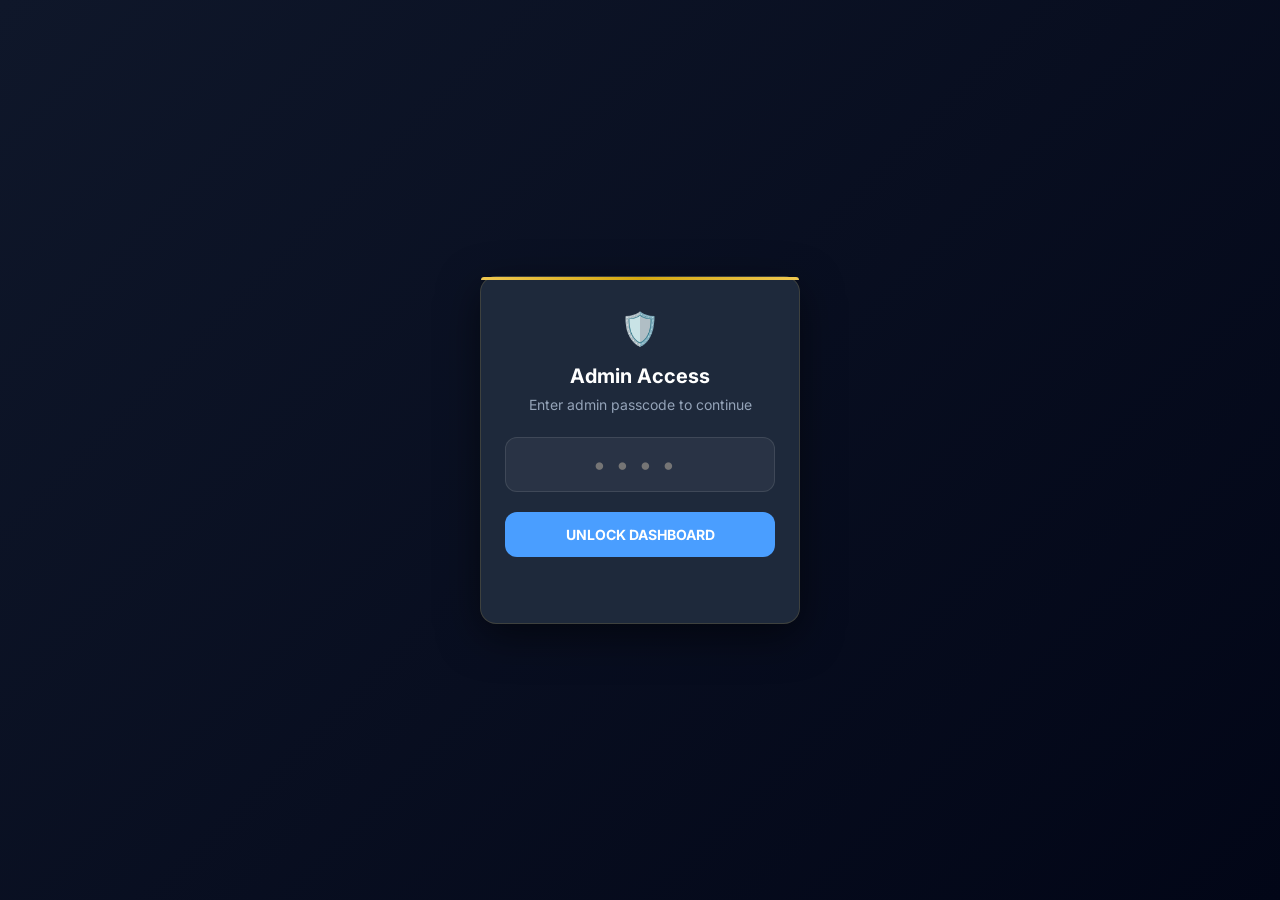
<file: admin.html>
<!DOCTYPE html>
<html lang="en">
<head>
  <meta charset="UTF-8">
  <meta name="viewport" content="width=device-width, initial-scale=1.0, viewport-fit=cover">
  <meta name="theme-color" content="#050a14">
  <title>Admin Dashboard · FIFA 26</title>
  <link rel="preconnect" href="https://fonts.googleapis.com">
  <link rel="preconnect" href="https://fonts.gstatic.com" crossorigin>
  <link href="https://fonts.googleapis.com/css2?family=Bebas+Neue&family=Rajdhani:wght@400;500;600;700&family=Inter:wght@300;400;500;600;700&display=swap" rel="stylesheet">
  <style>
    :root {
      --bg:          #050a14;
      --bg2:         #0a1222;
      --bg3:         #0e1a30;
      --card:        rgba(14, 22, 42, 0.85);
      --card-border: rgba(255,255,255,0.07);
      --glass:       rgba(255,255,255,0.03);
      --gold:        #f0c850;
      --gold-glow:   rgba(240,200,80,0.25);
      --green:       #18b858;
      --green-light: #3ee888;
      --green-glow:  rgba(24,184,88,0.22);
      --red:         #ff4d5e;
      --red-glow:    rgba(255,77,94,0.22);
      --blue:        #4a9eff;
      --text:        #f0f4f8;
      --text-sec:    #a8b8cc;
      --text-muted:  #607088;
      --text-dim:    #384860;
      --radius:      14px;
      --radius-sm:   10px;
      --font-head:   'Bebas Neue','Rajdhani',sans-serif;
      --font-ui:     'Rajdhani','Inter',sans-serif;
      --font-body:   'Inter',-apple-system,sans-serif;
    }
    *, *::before, *::after { box-sizing: border-box; margin: 0; padding: 0; }
    html, body { min-height: 100%; font-family: var(--font-body); background: var(--bg); color: var(--text); -webkit-font-smoothing: antialiased; overscroll-behavior: none; }
    button, input, select { touch-action: manipulation; -webkit-tap-highlight-color: transparent; font-family: var(--font-body); }
    input { -webkit-user-select: text; user-select: text; -webkit-appearance: none; appearance: none; }
    a { color: inherit; text-decoration: none; }
    body::before { content: ''; position: fixed; inset: 0; z-index: 0; background: radial-gradient(ellipse 130% 60% at 50% 0%, rgba(240,200,80,0.07) 0%, transparent 55%), radial-gradient(ellipse 80% 50% at 90% 100%, rgba(74,158,255,0.05) 0%, transparent 50%), linear-gradient(175deg, #050a14 0%, #0a1222 40%, #0e1a30 70%, #050a14 100%); pointer-events: none; }

    /* ─ Gate screen ─ */
    #gateScreen { position: fixed; inset: 0; z-index: 100; display: flex; align-items: center; justify-content: center; background: var(--bg); flex-direction: column; }
    .gate-card { background: var(--card); border: 1px solid rgba(240,200,80,0.15); border-radius: var(--radius); padding: 40px 32px; width: min(380px, calc(100vw - 32px)); box-shadow: 0 24px 80px rgba(0,0,0,0.6); backdrop-filter: blur(20px); text-align: center; position: relative; z-index: 1; }
    .gate-card::before { content: ''; position: absolute; top: 0; left: 0; right: 0; height: 3px; background: linear-gradient(90deg, var(--gold), #d4a810, var(--gold)); border-radius: var(--radius) var(--radius) 0 0; }

    /* ─ Admin layout ─ */
    #adminApp { display: none; min-height: 100vh; position: relative; z-index: 1; }
    .admin-header { position: sticky; top: 0; z-index: 50; display: flex; align-items: center; justify-content: space-between; padding: 14px 24px; background: rgba(5,10,20,0.92); backdrop-filter: blur(24px); border-bottom: 1px solid var(--card-border); flex-wrap: wrap; gap: 8px; }
    .admin-header::after { content: ''; position: absolute; bottom: -1px; left: 0; right: 0; height: 1px; background: linear-gradient(90deg, transparent, rgba(240,200,80,0.3), transparent); }
    .admin-logo { display: flex; align-items: center; gap: 12px; }
    .admin-logo-icon { width: 36px; height: 36px; background: linear-gradient(135deg, rgba(240,200,80,0.15), rgba(240,200,80,0.05)); border: 1px solid rgba(240,200,80,0.3); border-radius: 10px; display: flex; align-items: center; justify-content: center; color: var(--gold); }
    .admin-logo-text { font-family: var(--font-head); font-size: 22px; letter-spacing: 3px; color: var(--gold); }
    .admin-logo-sub { font-size: 10px; color: var(--text-muted); letter-spacing: 2px; }
    .admin-header-right { display: flex; align-items: center; gap: 12px; }
    .logout-btn { background: rgba(255,77,94,0.08); border: 1px solid rgba(255,77,94,0.2); color: var(--red); border-radius: 8px; padding: 7px 14px; font-size: 12px; font-weight: 700; letter-spacing: 1px; cursor: pointer; transition: all 0.2s; }
    .logout-btn:hover { background: rgba(255,77,94,0.14); }
    .back-to-app { background: rgba(255,255,255,0.05); border: 1px solid rgba(255,255,255,0.1); color: var(--text-sec); border-radius: 8px; padding: 7px 14px; font-size: 12px; font-weight: 700; letter-spacing: 1px; cursor: pointer; transition: all 0.2s; }
    .back-to-app:hover { background: rgba(255,255,255,0.09); color: var(--text); }
    .admin-content { max-width: 960px; margin: 0 auto; padding: 28px 20px 60px; display: flex; flex-direction: column; gap: 28px; }

    /* ─ Stats row ─ */
    .stats-row { display: grid; grid-template-columns: repeat(auto-fit, minmax(140px, 1fr)); gap: 12px; }
    .stat-card { background: var(--card); border: 1px solid var(--card-border); border-radius: var(--radius-sm); padding: 18px 20px; backdrop-filter: blur(10px); position: relative; overflow: hidden; }
    .stat-card::before { content: ''; position: absolute; top: 0; left: 0; right: 0; height: 2px; }
    .stat-card.gold-accent::before { background: var(--gold); }
    .stat-card.green-accent::before { background: var(--green); }
    .stat-card.red-accent::before { background: var(--red); }
    .stat-card.blue-accent::before { background: var(--blue); }
    .stat-card-value { font-family: var(--font-head); font-size: 38px; line-height: 1; margin-bottom: 6px; }
    .stat-card.gold-accent .stat-card-value { color: var(--gold); }
    .stat-card.green-accent .stat-card-value { color: var(--green-light); }
    .stat-card.red-accent .stat-card-value { color: var(--red); }
    .stat-card.blue-accent .stat-card-value { color: var(--blue); }
    .stat-card-label { font-size: 10px; font-weight: 700; letter-spacing: 2.5px; text-transform: uppercase; color: var(--text-muted); }

    /* ─ Section cards ─ */
    .section-card { background: var(--card); border: 1px solid var(--card-border); border-radius: var(--radius); overflow: hidden; backdrop-filter: blur(10px); }
    .section-head { display: flex; align-items: center; justify-content: space-between; padding: 18px 22px 16px; border-bottom: 1px solid var(--card-border); flex-wrap: wrap; gap: 8px; }
    .section-head-left { display: flex; align-items: center; gap: 10px; }
    .section-icon { width: 32px; height: 32px; border-radius: 8px; display: flex; align-items: center; justify-content: center; font-size: 16px; flex-shrink: 0; }
    .section-icon.gold  { background: rgba(240,200,80,0.12); }
    .section-icon.green { background: rgba(62,232,136,0.12); }
    .section-icon.red   { background: rgba(255,77,94,0.12); }
    .section-icon.blue  { background: rgba(74,158,255,0.12); }
    .section-title-text { font-family: var(--font-ui); font-size: 16px; font-weight: 700; letter-spacing: 0.5px; }
    .section-count { font-size: 11px; color: var(--text-muted); background: rgba(255,255,255,0.05); border-radius: 12px; padding: 2px 8px; margin-left: 4px; }

    /* ─ Tabs / Filter ─ */
    .tab-bar { display: flex; gap: 4px; padding: 12px 22px; overflow-x: auto; border-bottom: 1px solid var(--card-border); }
    .tab-btn { padding: 6px 14px; border-radius: 20px; background: rgba(255,255,255,0.04); border: 1px solid transparent; color: var(--text-muted); font-size: 12px; font-weight: 600; cursor: pointer; white-space: nowrap; transition: all 0.2s; }
    .tab-btn.active, .tab-btn:hover { background: rgba(240,200,80,0.1); border-color: rgba(240,200,80,0.25); color: var(--gold); }

    /* ─ Match row ─ */
    .match-row { display: flex; flex-direction: column; gap: 10px; padding: 14px 22px; border-bottom: 1px solid var(--card-border); transition: background 0.15s; }
    .match-row:last-child { border-bottom: none; }
    .match-row:hover { background: rgba(255,255,255,0.02); }
    .match-row-top { display: flex; align-items: center; gap: 10px; justify-content: space-between; }
    .match-row-teams { display: flex; align-items: center; gap: 8px; flex: 1; min-width: 0; }
    .match-row-flag { font-size: 20px; }
    .match-row-name { font-family: var(--font-ui); font-size: 13px; font-weight: 700; white-space: nowrap; overflow: hidden; text-overflow: ellipsis; }
    .match-row-vs { color: var(--text-dim); font-size: 11px; }
    .match-row-group { font-size: 10px; color: var(--text-muted); letter-spacing: 1px; }
    .match-row-controls { display: flex; align-items: center; gap: 8px; flex-wrap: wrap; }
    .status-dot { width: 8px; height: 8px; border-radius: 50%; flex-shrink: 0; }
    .status-dot.live    { background: var(--red);   box-shadow: 0 0 8px var(--red-glow);   animation: blink 1.5s ease infinite; }
    .status-dot.open    { background: var(--green-light); box-shadow: 0 0 8px var(--green-glow); }
    .status-dot.upcoming { background: var(--text-dim); }
    .status-dot.finished { background: var(--text-dim); opacity: 0.5; }
    @keyframes blink { 0%,100% { opacity: 1; } 50% { opacity: 0.3; } }

    /* ─ Inputs ─ */
    .score-input { width: 42px; padding: 7px 4px; background: rgba(255,255,255,0.06); border: 1.5px solid rgba(255,255,255,0.09); border-radius: 8px; color: var(--text); font-size: 16px; font-family: var(--font-head); font-weight: 700; text-align: center; outline: none; }
    .score-input:focus { border-color: var(--gold); background: rgba(240,200,80,0.06); }
    .score-sep { color: var(--text-dim); font-size: 16px; font-weight: 700; }
    .minute-input { width: 50px; padding: 7px 6px; background: rgba(255,77,94,0.06); border: 1.5px solid rgba(255,77,94,0.2); border-radius: 8px; color: var(--red); font-size: 12px; font-weight: 700; text-align: center; outline: none; }
    .minute-input:focus { border-color: var(--red); }
    .minute-input::placeholder { color: rgba(255,77,94,0.35); }
    .status-select, .winner-select, .team-select { padding: 7px 10px; background: rgba(255,255,255,0.04); border: 1.5px solid rgba(255,255,255,0.09); border-radius: 8px; color: var(--text); font-size: 11px; font-weight: 600; outline: none; cursor: pointer; }
    .status-select:focus, .winner-select:focus, .team-select:focus { border-color: var(--gold); }
    .status-select option, .winner-select option, .team-select option { background: #0a1222; }

    /* ─ Buttons ─ */
    .save-btn { padding: 7px 14px; background: linear-gradient(135deg, var(--gold), #d4a810); color: #0a0a0a; border: none; border-radius: 8px; font-size: 11px; font-weight: 800; letter-spacing: 1.5px; cursor: pointer; transition: all 0.2s; white-space: nowrap; }
    .save-btn:hover { transform: translateY(-1px); box-shadow: 0 4px 16px rgba(240,200,80,0.35); }
    .save-btn.saved { background: linear-gradient(135deg, var(--green), #0d7a38); color: #fff; }
    .view-preds-btn { padding: 6px 10px; background: rgba(74,158,255,0.1); border: 1px solid rgba(74,158,255,0.25); border-radius: 6px; color: var(--blue); font-size: 10px; font-weight: 700; cursor: pointer; white-space: nowrap; transition: all 0.2s; }
    .view-preds-btn:hover { background: rgba(74,158,255,0.2); }
    .emergency-btn { padding: 10px 18px; border-radius: 8px; font-size: 12px; font-weight: 700; letter-spacing: 1px; cursor: pointer; transition: all 0.2s; border: none; }
    .emergency-btn.danger { background: rgba(255,77,94,0.15); color: var(--red); border: 1px solid rgba(255,77,94,0.3); }
    .emergency-btn.success { background: rgba(62,232,136,0.12); color: var(--green-light); border: 1px solid rgba(62,232,136,0.3); }
    .emergency-btn:hover { transform: translateY(-1px); }

    /* ─ Community stats ─ */
    .stats-match-select { margin: 16px 22px; padding: 10px 16px; background: rgba(255,255,255,0.04); border: 1.5px solid rgba(255,255,255,0.09); border-radius: var(--radius-sm); color: var(--text); font-size: 14px; width: calc(100% - 44px); outline: none; cursor: pointer; }
    .stats-match-select:focus { border-color: var(--gold); }
    .stats-match-select option { background: #0a1222; }
    .stats-bars { padding: 4px 22px 22px; display: flex; flex-direction: column; gap: 14px; }
    .stats-bar-row { display: flex; align-items: center; gap: 14px; }
    .stats-bar-team { display: flex; align-items: center; gap: 8px; width: 130px; flex-shrink: 0; }
    .stats-bar-flag { font-size: 22px; }
    .stats-bar-name { font-family: var(--font-ui); font-size: 13px; font-weight: 700; }
    .stats-bar-wrap { flex: 1; height: 14px; background: rgba(255,255,255,0.04); border-radius: 7px; overflow: hidden; }
    .stats-bar-fill { height: 100%; border-radius: 7px; transition: width 0.8s cubic-bezier(0.34,1.56,0.64,1); position: relative; }
    .stats-bar-pct { font-family: var(--font-head); font-size: 20px; width: 48px; text-align: right; flex-shrink: 0; }
    .stats-total { font-size: 12px; color: var(--text-dim); padding: 0 22px 8px; text-align: center; }

    /* ─ Users ─ */
    .users-search { margin: 14px 22px 0; padding: 10px 14px; background: rgba(255,255,255,0.04); border: 1.5px solid rgba(255,255,255,0.09); border-radius: var(--radius-sm); color: var(--text); font-size: 14px; width: calc(100% - 44px); outline: none; }
    .users-search:focus { border-color: var(--gold); }
    .users-list { padding: 14px 0 0; }
    .user-row { display: grid; grid-template-columns: auto 1fr auto auto; align-items: center; gap: 14px; padding: 12px 22px; border-bottom: 1px solid var(--card-border); cursor: pointer; transition: background 0.15s; }
    .user-row:last-child { border-bottom: none; }
    .user-row:hover { background: rgba(255,255,255,0.02); }
    .user-row-avatar { width: 34px; height: 34px; border-radius: 50%; background: linear-gradient(135deg, var(--green), var(--gold)); display: flex; align-items: center; justify-content: center; font-weight: 800; font-size: 14px; color: #0a0a0a; flex-shrink: 0; }
    .user-row-name { font-weight: 600; font-size: 14px; }
    .user-row-phone { font-size: 12px; color: var(--text-muted); margin-top: 2px; }
    .user-row-preds { font-family: var(--font-head); font-size: 20px; color: var(--text-sec); text-align: right; }
    .user-row-preds span { font-family: var(--font-body); font-size: 10px; color: var(--text-muted); display: block; text-align: right; letter-spacing: 1px; }

    /* ─ Modal ─ */
    .modal-overlay { position: fixed; inset: 0; z-index: 200; background: rgba(0,0,0,0.75); backdrop-filter: blur(8px); display: flex; align-items: flex-end; justify-content: center; animation: overlayFadeIn 0.25s ease both; }
    @keyframes overlayFadeIn { from { opacity: 0; } to { opacity: 1; } }
    .modal-content { background: #0a1222; border: 1px solid rgba(255,255,255,0.09); border-radius: var(--radius) var(--radius) 0 0; padding: 24px; width: min(600px, 100vw); max-height: 80vh; overflow-y: auto; animation: slideUp 0.3s cubic-bezier(0.22,1,0.36,1) both; position: relative; }
    @keyframes slideUp { from { transform: translateY(100%); } to { transform: translateY(0); } }
    .modal-handle { width: 40px; height: 4px; background: rgba(255,255,255,0.1); border-radius: 2px; margin: 0 auto 20px; }
    .modal-title { font-family: var(--font-ui); font-size: 18px; font-weight: 700; margin-bottom: 16px; display: flex; align-items: center; gap: 10px; }
    .modal-pred-row { display: flex; align-items: center; justify-content: space-between; padding: 10px 0; border-bottom: 1px solid var(--card-border); }
    .modal-pred-row:last-child { border-bottom: none; }
    .modal-pred-match { font-size: 13px; font-weight: 600; }
    .modal-pred-meta  { font-size: 11px; color: var(--text-muted); margin-top: 2px; }
    .modal-close { position: absolute; top: 20px; right: 20px; background: rgba(255,255,255,0.06); border: 1px solid rgba(255,255,255,0.1); color: var(--text-muted); width: 32px; height: 32px; border-radius: 50%; cursor: pointer; display: flex; align-items: center; justify-content: center; font-size: 16px; transition: all 0.2s; }
    .modal-close:hover { background: rgba(255,255,255,0.1); color: var(--text); }

    /* ─ Prediction results in modal ─ */
    .pred-result-section { margin: 16px 0 8px; }
    .pred-result-title { font-family: var(--font-ui); font-size: 13px; font-weight: 700; letter-spacing: 1px; padding: 8px 0; display: flex; align-items: center; gap: 8px; }
    .pred-result-title.correct { color: var(--green-light); }
    .pred-result-title.wrong { color: var(--red); }
    .pred-person { display: flex; justify-content: space-between; align-items: center; padding: 8px 12px; background: rgba(255,255,255,0.02); border-radius: 8px; margin-bottom: 4px; font-size: 13px; }
    .pred-person-name { font-weight: 600; }
    .pred-person-phone { font-size: 11px; color: var(--text-muted); }

    /* ─ Knockout section ─ */
    .knockout-slot { display: flex; flex-direction: column; gap: 8px; padding: 14px 22px; border-bottom: 1px solid var(--card-border); }
    .knockout-slot:last-child { border-bottom: none; }
    .knockout-slot-header { display: flex; justify-content: space-between; align-items: center; }
    .knockout-slot-desc { font-size: 12px; color: var(--text-muted); }
    .knockout-slot-date { font-size: 11px; color: var(--text-dim); }
    .knockout-team-row { display: flex; gap: 8px; align-items: center; }

    /* ─ Copy button ─ */
    .copy-btn { padding: 6px 12px; background: rgba(255,255,255,0.05); border: 1px solid rgba(255,255,255,0.1); border-radius: 6px; color: var(--text-sec); font-size: 11px; font-weight: 600; cursor: pointer; transition: all 0.2s; }
    .copy-btn:hover { background: rgba(240,200,80,0.1); color: var(--gold); }

    /* ─ Toast ─ */
    .admin-toast { position: fixed; bottom: 24px; left: 50%; transform: translateX(-50%); background: var(--green); color: #0a0a0a; padding: 10px 22px; border-radius: 24px; font-size: 13px; font-weight: 700; letter-spacing: 0.5px; box-shadow: 0 8px 24px rgba(24,184,88,0.4); z-index: 999; animation: toastIn 0.3s ease both; white-space: nowrap; }
    @keyframes toastIn { from { transform: translateX(-50%) translateY(20px); opacity: 0; } to { transform: translateX(-50%) translateY(0); opacity: 1; } }
    .admin-toast.error { background: var(--red); box-shadow: 0 8px 24px rgba(255,77,94,0.4); }

    /* ─ Empty ─ */
    .empty-msg { text-align: center; color: var(--text-muted); padding: 32px; font-size: 14px; }

    /* ─ Responsive ─ */
    @media (max-width: 600px) {
      .admin-content { padding: 16px 14px 50px; gap: 18px; }
      .stats-bar-team { width: 100px; }
      .admin-header { padding: 12px 16px; }
      .admin-logo-text { font-size: 18px; }
      .match-row-name { font-size: 12px; }
    }
  </style>
</head>
<body>

<!-- GATE: admin login -->
<div id="gateScreen" style="display:flex;flex-direction:column;align-items:center;justify-content:center;height:100vh;background:linear-gradient(135deg, #0f172a, #020617);padding:24px;position:fixed;top:0;left:0;right:0;bottom:0;z-index:1000;">
  <div class="gate-card" style="width:100%;max-width:320px;text-align:center;padding:32px 24px;background:#1e293b;border-radius:16px;box-shadow:0 12px 40px rgba(0,0,0,0.5);">
    <div style="font-size:32px;margin-bottom:16px;">🛡️</div>
    <div style="font-size:20px;margin-bottom:8px;font-weight:700;color:#fff;">Admin Access</div>
    <p style="color:#94a3b8;font-size:14px;margin-bottom:24px">Enter admin passcode to continue</p>
    <div style="margin-bottom:20px;">
      <input type="password" id="gatePasscode" placeholder="••••" maxlength="4" style="text-align:center;font-size:24px;letter-spacing:12px;background:rgba(255,255,255,0.05);border:1px solid rgba(255,255,255,0.1);padding:12px;border-radius:12px;color:#fff;width:100%;font-weight:700;">
    </div>
    <button id="gateBtn" style="width:100%;padding:14px;background:var(--blue);color:#fff;border:none;border-radius:12px;font-weight:700;font-size:14px;cursor:pointer;">UNLOCK DASHBOARD</button>
    <div id="gateError" style="color:#ff4d5e;font-size:13px;margin-top:16px;min-height:18px;"></div>
  </div>
</div>

<!-- ADMIN APP -->
<div id="adminApp">
  <header class="admin-header">
    <div class="admin-logo">
      <div class="admin-logo-icon">
        <svg viewBox="0 0 24 24" width="18" height="18" fill="none" stroke="currentColor" stroke-width="2"><path d="M12 2L2 7l10 5 10-5-10-5z"/><path d="M2 17l10 5 10-5M2 12l10 5 10-5"/></svg>
      </div>
      <div>
        <div class="admin-logo-text">ADMIN</div>
        <div class="admin-logo-sub">FIFA 26 · CHAI BREAK</div>
      </div>
    </div>
    <div class="admin-header-right">
      <a href="index.html" class="back-to-app">← App</a>
      <button class="logout-btn" id="logoutBtn">Logout</button>
    </div>
  </header>

  <div class="admin-content">

    <!-- Stats row -->
    <div class="stats-row" id="statsRow">
      <div class="stat-card gold-accent"><div class="stat-card-value" id="statUsers">0</div><div class="stat-card-label">Users</div></div>
      <div class="stat-card green-accent"><div class="stat-card-value" id="statPreds">0</div><div class="stat-card-label">Predictions</div></div>
      <div class="stat-card red-accent"><div class="stat-card-value" id="statLive">0</div><div class="stat-card-label">Live</div></div>
      <div class="stat-card blue-accent"><div class="stat-card-value" id="statOpen">0</div><div class="stat-card-label">Open</div></div>
    </div>

    <!-- Tournament Control -->
    <div class="section-card">
      <div class="section-head">
        <div class="section-head-left"><div class="section-icon red">⚡</div><div><div class="section-title-text">Tournament Control</div><div style="font-size:11px;color:var(--text-muted);margin-top:2px">Emergency controls — use carefully</div></div></div>
      </div>
      <div style="padding:16px 22px;display:flex;gap:10px;flex-wrap:wrap;align-items:center;">
        <button class="emergency-btn danger" onclick="bulkStatus('upcoming')">🔒 Lock All</button>
        <button class="emergency-btn success" onclick="bulkStatus('open')">🟢 Open All</button>
        <button class="emergency-btn danger" onclick="bulkStatus('')">↺ Reset All Status</button>
        <button class="save-btn" id="refreshMatchesBtn" style="background:rgba(255,255,255,0.06);color:var(--text-sec);box-shadow:none;">↻ Refresh Data</button>
        <button class="emergency-btn success" id="forceSyncBtn" onclick="forceSync()">⚡ Force Sync Scores</button>
        <span id="syncStatus" style="font-size:11px;color:var(--text-muted);"></span>
      </div>
    </div>

    <!-- Match Management -->
    <div class="section-card">
      <div class="section-head">
        <div class="section-head-left"><div class="section-icon red">🏟️</div><div><div class="section-title-text">Match Management</div><div style="font-size:11px;color:var(--text-muted);margin-top:2px">Set scores, winners, and status</div></div></div>
      </div>
      <div class="tab-bar" id="matchTabs">
        <button class="tab-btn active" data-filter="all">All</button>
        <button class="tab-btn" data-filter="Group Stage">Groups</button>
        <button class="tab-btn" data-filter="Round of 32">R32</button>
        <button class="tab-btn" data-filter="Round of 16">R16</button>
        <button class="tab-btn" data-filter="Quarter-finals">QF</button>
        <button class="tab-btn" data-filter="Semi-finals">SF</button>
        <button class="tab-btn" data-filter="Final">Final</button>
      </div>
      <div id="matchesTable"></div>
    </div>

    <!-- Knockout Stage Manager -->
    <div class="section-card">
      <div class="section-head">
        <div class="section-head-left"><div class="section-icon gold">🏆</div><div><div class="section-title-text">Knockout Team Manager</div><div style="font-size:11px;color:var(--text-muted);margin-top:2px">Manually assign teams to knockout slots</div></div></div>
      </div>
      <div id="knockoutManager"></div>
    </div>

    <!-- Community Stats -->
    <div class="section-card">
      <div class="section-head">
        <div class="section-head-left"><div class="section-icon blue">📊</div><div><div class="section-title-text">Community Predictions</div></div></div>
      </div>
      <select class="stats-match-select" id="statsMatchSelect"><option value="">Select a match…</option></select>
      <div class="stats-bars" id="statsBars"><div class="empty-msg" style="padding:16px 0">Select a match to see stats</div></div>
      <p class="stats-total" id="statsTotal"></p>
    </div>

    <!-- Users -->
    <div class="section-card">
      <div class="section-head">
        <div class="section-head-left"><div class="section-icon gold">👥</div><div><div class="section-title-text">Users <span class="section-count" id="userCount">0</span></div><div style="font-size:11px;color:var(--text-muted);margin-top:2px">Tap a user to see their picks</div></div></div>
      </div>
      <input type="search" class="users-search" id="usersSearch" placeholder="Search by name or phone…">
      <div class="users-list" id="usersList"></div>
    </div>
  </div>
</div>

<script>
// ── State ──
let ALL_USERS = [];
let ALL_PREDS = [];
let MATCHES = [];
let adminPasscode = null;
let currentMatchFilter = 'all';

// ── Data ──
async function fetchAdminData() {
  try {
    const [uRes, pRes] = await Promise.all([fetch('/api/users?all=1'), fetch('/api/predictions?all=1')]);
    if (uRes.ok) ALL_USERS = await uRes.json();
    if (pRes.ok) ALL_PREDS = await pRes.json();
  } catch (e) { console.error('Failed to fetch admin data', e); }
}

async function loadMatches() {
  try { const r = await fetch('/api/matches'); if (r.ok) MATCHES = await r.json(); } catch {}
}

function getMatchStatus(match) {
  if (match.statusOverride) return match.statusOverride;
  const now = new Date();
  const start = new Date(match.date + 'T' + match.timeIST + ':00+05:30');
  const opens = new Date(start - 8*60*60*1000);
  const ends  = new Date(start + 2*60*60*1000);
  if (now < opens) return 'upcoming';
  if (now >= opens && now < start) return 'open';
  if (now >= start && now < ends) return 'live';
  return 'finished';
}

function getMatchStats(matchId, t1, t2) {
  const preds = ALL_PREDS.filter(p => parseInt(p.matchId) === matchId);
  const c1 = preds.filter(p => p.teamName === t1).length;
  const c2 = preds.filter(p => p.teamName === t2).length;
  const total = c1 + c2 || 1;
  return { total: c1+c2, t1: { count: c1, pct: Math.round(c1/total*100) }, t2: { count: c2, pct: Math.round(c2/total*100) } };
}

// ── Admin API helper ──
async function adminAction(action, data = {}) {
  const res = await fetch('/api/admin', {
    method: 'POST',
    headers: { 'Content-Type': 'application/json' },
    body: JSON.stringify({ passcode: adminPasscode, action, ...data })
  });
  return await res.json();
}

// ── Auth ──
const gatePasscode = document.getElementById('gatePasscode');
const gateBtn = document.getElementById('gateBtn');
const gateError = document.getElementById('gateError');

async function tryAccess() {
  const val = gatePasscode.value;
  if (val.length !== 4) { gateError.textContent = 'Enter 4-digit passcode'; return; }
  gateBtn.textContent = 'VERIFYING...'; gateBtn.disabled = true;
  try {
    const res = await adminAction('verify');
    if (!res.error) {
      adminPasscode = val;
      sessionStorage.setItem('admin_passcode', val);
      document.getElementById('gateScreen').style.display = 'none';
      document.getElementById('adminApp').style.display = 'block';
      initDashboard();
    } else { gateError.textContent = res.error || 'Access denied'; }
  } catch { gateError.textContent = 'Network error'; }
  finally { gateBtn.textContent = 'UNLOCK DASHBOARD'; gateBtn.disabled = false; }
}

// Temporarily set passcode for verification
gateBtn.addEventListener('click', () => { adminPasscode = gatePasscode.value; tryAccess(); });
gatePasscode.addEventListener('keydown', e => { if (e.key === 'Enter') { adminPasscode = gatePasscode.value; tryAccess(); } });

(function checkAutoLogin() {
  const saved = sessionStorage.getItem('admin_passcode');
  if (saved) { gatePasscode.value = saved; adminPasscode = saved; tryAccess(); }
})();

document.getElementById('logoutBtn').addEventListener('click', () => {
  adminPasscode = null; sessionStorage.removeItem('admin_passcode');
  document.getElementById('adminApp').style.display = 'none';
  document.getElementById('gateScreen').style.display = 'flex';
  gatePasscode.value = ''; gateError.textContent = '';
});

// ── Dashboard ──
function initDashboard() {
  renderAll();
  setInterval(renderStats, 10000);
  document.getElementById('refreshMatchesBtn').addEventListener('click', async () => {
    await renderAll(); showToast('Data refreshed');
  });
  document.getElementById('statsMatchSelect').addEventListener('change', renderCommunityStats);
  document.getElementById('usersSearch').addEventListener('input', renderUsersList);
  // Tab filters
  document.querySelectorAll('#matchTabs .tab-btn').forEach(btn => {
    btn.addEventListener('click', () => {
      document.querySelectorAll('#matchTabs .tab-btn').forEach(b => b.classList.remove('active'));
      btn.classList.add('active');
      currentMatchFilter = btn.dataset.filter;
      renderMatchesTable();
    });
  });
}

async function renderAll() {
  await loadMatches();
  await fetchAdminData();
  renderStats();
  renderMatchesTable();
  renderStatsMatchSelect();
  renderUsersList();
  renderKnockoutManager();
}

// ── Stats ──
function renderStats() {
  const users = ALL_USERS.filter(u => !u.phone.startsWith('demo'));
  const preds = ALL_PREDS.filter(p => !p.phone.startsWith('demo'));
  document.getElementById('statUsers').textContent = users.length;
  document.getElementById('statPreds').textContent = preds.length;
  document.getElementById('statLive').textContent  = MATCHES.filter(m => getMatchStatus(m) === 'live').length;
  document.getElementById('statOpen').textContent  = MATCHES.filter(m => getMatchStatus(m) === 'open').length;
}

// ── Matches Table ──
function renderMatchesTable() {
  const container = document.getElementById('matchesTable');
  let filtered = MATCHES;
  if (currentMatchFilter !== 'all') {
    if (currentMatchFilter === 'Final') {
      filtered = MATCHES.filter(m => m.stage === 'Final' || m.stage === 'Third-place match');
    } else {
      filtered = MATCHES.filter(m => m.stage === currentMatchFilter);
    }
  }
  if (!filtered.length) { container.innerHTML = '<div class="empty-msg">No matches in this category</div>'; return; }
  container.innerHTML = '';

  filtered.forEach(match => {
    const status = getMatchStatus(match);
    const predCount = ALL_PREDS.filter(p => parseInt(p.matchId) === match.id).length;
    const row = document.createElement('div');
    row.className = 'match-row';
    row.innerHTML = `
      <div class="match-row-top">
        <div class="match-row-teams">
          <span class="status-dot ${status}"></span>
          <span class="match-row-flag">${match.team1.flag}</span>
          <div>
            <div class="match-row-name">${match.team1.name} <span class="match-row-vs">vs</span> ${match.team2.name}</div>
            <div class="match-row-group">${match.group !== '-' ? match.group : match.stage} · ${match.date} · ${match.timeIST} IST</div>
          </div>
          <span class="match-row-flag">${match.team2.flag}</span>
        </div>
        <div style="display:flex;gap:6px;align-items:center;">
          <span style="font-size:10px;color:var(--text-dim)">${predCount} picks</span>
          <button class="view-preds-btn" data-id="${match.id}">👁️ Who</button>
        </div>
      </div>
      <div class="match-row-controls">
        <select class="status-select" data-id="${match.id}">
          <option value="" ${!match.statusOverride ? 'selected' : ''}>Auto</option>
          <option value="upcoming" ${match.statusOverride==='upcoming' ? 'selected' : ''}>Upcoming</option>
          <option value="open" ${match.statusOverride==='open' ? 'selected' : ''}>Open</option>
          <option value="live" ${match.statusOverride==='live' ? 'selected' : ''}>Live</option>
          <option value="finished" ${match.statusOverride==='finished' ? 'selected' : ''}>Finished</option>
        </select>
        <div style="display:flex;align-items:center;gap:4px;">
          <input type="number" class="score-input" data-team="1" data-id="${match.id}" min="0" max="99" value="${match.score ? match.score.team1Score : 0}">
          <span class="score-sep">:</span>
          <input type="number" class="score-input" data-team="2" data-id="${match.id}" min="0" max="99" value="${match.score ? match.score.team2Score : 0}">
          <input type="number" class="minute-input" data-id="${match.id}" placeholder="min" min="1" max="120" value="${match.score?.minute || ''}">
        </div>
        <select class="winner-select" data-id="${match.id}">
          <option value="">No winner</option>
          <option value="${match.team1.name}" ${match.winner===match.team1.name ? 'selected' : ''}>${match.team1.flag} ${match.team1.name}</option>
          <option value="${match.team2.name}" ${match.winner===match.team2.name ? 'selected' : ''}>${match.team2.flag} ${match.team2.name}</option>
        </select>
        <button class="save-btn" data-id="${match.id}">SAVE</button>
      </div>`;
    container.appendChild(row);
  });

  // Bind save buttons
  container.querySelectorAll('.save-btn[data-id]').forEach(btn => {
    btn.addEventListener('click', async () => {
      const id = parseInt(btn.dataset.id);
      const row = btn.closest('.match-row');
      const s1 = row.querySelector('.score-input[data-team="1"]').value;
      const s2 = row.querySelector('.score-input[data-team="2"]').value;
      const minute = row.querySelector('.minute-input').value;
      const status = row.querySelector('.status-select').value;
      const winner = row.querySelector('.winner-select').value;
      btn.textContent = '...'; btn.disabled = true;
      try {
        await adminAction('setScore', { matchId: id, team1Score: s1, team2Score: s2, minute, status });
        await adminAction('setMeta', { matchId: id, statusOverride: status, winner });
        btn.textContent = '✓'; btn.classList.add('saved');
        setTimeout(() => { btn.textContent = 'SAVE'; btn.classList.remove('saved'); }, 2000);
        showToast(`Match ${id} updated`);
      } catch { showToast('Error saving', true); btn.textContent = 'SAVE'; }
      finally { btn.disabled = false; }
    });
  });

  // Bind "Who Predicted" buttons
  container.querySelectorAll('.view-preds-btn').forEach(btn => {
    btn.addEventListener('click', () => showMatchPredsModal(parseInt(btn.dataset.id)));
  });
}

// ── Show Predictions Modal ──
async function showMatchPredsModal(matchId) {
  const match = MATCHES.find(m => m.id === matchId);
  if (!match) return;

  // Try to get enriched data from API
  let predictions = [];
  try {
    const res = await adminAction('getMatchPredictions', { matchId });
    predictions = res.predictions || [];
  } catch {
    // Fallback to local data
    predictions = ALL_PREDS.filter(p => parseInt(p.matchId) === matchId).map(p => {
      const user = ALL_USERS.find(u => u.phone === p.phone);
      return { ...p, userName: user ? user.name : 'Unknown' };
    });
  }

  const winner = match.winner;
  const correct = predictions.filter(p => winner && p.teamName === winner);
  const wrong = predictions.filter(p => winner && p.teamName !== winner);
  const pending = winner ? [] : predictions;

  let html = `<div class="modal-handle"></div><button class="modal-close">✕</button>`;
  html += `<div class="modal-title">${match.team1.flag} ${match.team1.name} vs ${match.team2.name} ${match.team2.flag}</div>`;
  html += `<p style="font-size:13px;color:var(--text-muted);margin-bottom:16px">${predictions.length} prediction${predictions.length !== 1 ? 's' : ''} · ${match.date}</p>`;

  if (winner) {
    html += `<div style="padding:10px 14px;background:rgba(240,200,80,0.08);border:1px solid rgba(240,200,80,0.2);border-radius:8px;margin-bottom:16px;font-size:13px;color:var(--gold)">🏆 Winner: ${winner}</div>`;

    if (correct.length) {
      html += `<div class="pred-result-section"><div class="pred-result-title correct">✅ Correct (${correct.length})</div>`;
      correct.forEach(p => { html += `<div class="pred-person"><span><span class="pred-person-name">${p.userName}</span> <span class="pred-person-phone">+91 ${p.phone}</span></span><span>${p.teamName}</span></div>`; });
      html += `</div>`;
    }
    if (wrong.length) {
      html += `<div class="pred-result-section"><div class="pred-result-title wrong">❌ Wrong (${wrong.length})</div>`;
      wrong.forEach(p => { html += `<div class="pred-person"><span><span class="pred-person-name">${p.userName}</span> <span class="pred-person-phone">+91 ${p.phone}</span></span><span>${p.teamName}</span></div>`; });
      html += `</div>`;
    }
  } else {
    if (pending.length) {
      html += `<div class="pred-result-section"><div class="pred-result-title" style="color:var(--text-sec)">📋 All Predictions (${pending.length})</div>`;
      pending.forEach(p => { html += `<div class="pred-person"><span><span class="pred-person-name">${p.userName}</span> <span class="pred-person-phone">+91 ${p.phone}</span></span><span>${p.teamName}</span></div>`; });
      html += `</div>`;
    } else {
      html += `<div class="empty-msg">No predictions yet</div>`;
    }
  }

  // Copy to clipboard button
  html += `<div style="margin-top:16px;text-align:center"><button class="copy-btn" id="copyPredsBtn">📋 Copy to Clipboard</button></div>`;

  const overlay = document.createElement('div');
  overlay.className = 'modal-overlay';
  overlay.innerHTML = `<div class="modal-content">${html}</div>`;
  overlay.querySelector('.modal-close').addEventListener('click', () => overlay.remove());
  overlay.addEventListener('click', e => { if (e.target === overlay) overlay.remove(); });

  // Copy handler
  overlay.querySelector('#copyPredsBtn').addEventListener('click', () => {
    let text = `${match.team1.name} vs ${match.team2.name}\n`;
    if (winner) text += `Winner: ${winner}\n\n`;
    if (correct.length) { text += `✅ CORRECT:\n`; correct.forEach(p => text += `  ${p.userName} (+91 ${p.phone})\n`); text += '\n'; }
    if (wrong.length) { text += `❌ WRONG:\n`; wrong.forEach(p => text += `  ${p.userName} (+91 ${p.phone}) — picked ${p.teamName}\n`); }
    if (pending.length) { text += `📋 PREDICTIONS:\n`; pending.forEach(p => text += `  ${p.userName} (+91 ${p.phone}) → ${p.teamName}\n`); }
    navigator.clipboard.writeText(text).then(() => showToast('Copied!')).catch(() => showToast('Copy failed', true));
  });

  document.body.appendChild(overlay);
}

// ── Knockout Manager ──
function renderKnockoutManager() {
  const container = document.getElementById('knockoutManager');
  const knockoutMatches = MATCHES.filter(m => m.isKnockout);
  if (!knockoutMatches.length) { container.innerHTML = '<div class="empty-msg">No knockout matches loaded</div>'; return; }

  // Get all team names for dropdowns
  const allTeamNames = [...new Set(MATCHES.filter(m => !m.isKnockout).flatMap(m => [m.team1.name, m.team2.name]))].sort();

  container.innerHTML = '';
  knockoutMatches.forEach(match => {
    const slot = document.createElement('div');
    slot.className = 'knockout-slot';
    slot.innerHTML = `
      <div class="knockout-slot-header">
        <div>
          <strong style="font-size:13px">#${match.id} — ${match.stage}</strong>
          <div class="knockout-slot-desc">${match.fixtureDesc || ''}</div>
        </div>
        <div class="knockout-slot-date">${match.date} · ${match.timeIST}</div>
      </div>
      <div class="knockout-team-row">
        <select class="team-select" data-id="${match.id}" data-slot="1" style="flex:1">
          <option value="">— Team 1 —</option>
          ${allTeamNames.map(n => `<option value="${n}" ${match.team1.name === n ? 'selected' : ''}>${n}</option>`).join('')}
        </select>
        <span style="color:var(--text-dim);font-size:12px">VS</span>
        <select class="team-select" data-id="${match.id}" data-slot="2" style="flex:1">
          <option value="">— Team 2 —</option>
          ${allTeamNames.map(n => `<option value="${n}" ${match.team2.name === n ? 'selected' : ''}>${n}</option>`).join('')}
        </select>
        <button class="save-btn ko-save" data-id="${match.id}" style="padding:6px 12px;font-size:10px">SET</button>
      </div>`;
    container.appendChild(slot);
  });

  // Bind knockout save
  container.querySelectorAll('.ko-save').forEach(btn => {
    btn.addEventListener('click', async () => {
      const id = parseInt(btn.dataset.id);
      const slot = btn.closest('.knockout-slot');
      const t1 = slot.querySelector('.team-select[data-slot="1"]').value;
      const t2 = slot.querySelector('.team-select[data-slot="2"]').value;
      btn.textContent = '...'; btn.disabled = true;
      try {
        await adminAction('setKnockoutTeams', { matchId: id, team1Name: t1, team2Name: t2 });
        btn.textContent = '✓'; btn.classList.add('saved');
        setTimeout(() => { btn.textContent = 'SET'; btn.classList.remove('saved'); }, 2000);
        showToast(`Knockout match ${id} teams set`);
      } catch { showToast('Error', true); btn.textContent = 'SET'; }
      finally { btn.disabled = false; }
    });
  });
}

// ── Community stats ──
function renderStatsMatchSelect() {
  const sel = document.getElementById('statsMatchSelect');
  sel.innerHTML = '<option value="">Select a match…</option>';
  MATCHES.forEach(m => {
    if (m.team1.name === 'TBD' && m.team2.name === 'TBD') return;
    const opt = document.createElement('option');
    opt.value = m.id;
    opt.textContent = `${m.team1.flag} ${m.team1.name} vs ${m.team2.name} ${m.team2.flag}`;
    sel.appendChild(opt);
  });
}

function renderCommunityStats() {
  const sel = document.getElementById('statsMatchSelect');
  const bars = document.getElementById('statsBars');
  const total = document.getElementById('statsTotal');
  if (!sel.value) { bars.innerHTML = '<div class="empty-msg" style="padding:16px 0">Select a match</div>'; total.textContent = ''; return; }
  const matchId = parseInt(sel.value);
  const match = MATCHES.find(m => m.id === matchId);
  if (!match) return;
  const stats = getMatchStats(matchId, match.team1.name, match.team2.name);
  bars.innerHTML = `
    <div class="stats-bar-row"><div class="stats-bar-team"><span class="stats-bar-flag">${match.team1.flag}</span><span class="stats-bar-name">${match.team1.name}</span></div><div class="stats-bar-wrap"><div class="stats-bar-fill" style="width:${stats.t1.pct}%;background:${match.team1.color}"></div></div><span class="stats-bar-pct" style="color:${match.team1.color}">${stats.t1.pct}%</span></div>
    <div class="stats-bar-row"><div class="stats-bar-team"><span class="stats-bar-flag">${match.team2.flag}</span><span class="stats-bar-name">${match.team2.name}</span></div><div class="stats-bar-wrap"><div class="stats-bar-fill" style="width:${stats.t2.pct}%;background:${match.team2.color}"></div></div><span class="stats-bar-pct" style="color:${match.team2.color}">${stats.t2.pct}%</span></div>`;
  total.textContent = `${stats.total} total prediction${stats.total !== 1 ? 's' : ''}`;
}

// ── Users list ──
function renderUsersList() {
  const query = (document.getElementById('usersSearch').value || '').toLowerCase();
  const all = ALL_USERS.filter(u => !u.phone.startsWith('demo'));
  const filtered = all.filter(u => (u.name||'').toLowerCase().includes(query) || (u.phone||'').includes(query));
  document.getElementById('userCount').textContent = all.length;
  const list = document.getElementById('usersList');
  list.innerHTML = '';
  if (!filtered.length) { list.innerHTML = '<div class="empty-msg">No users found</div>'; return; }
  filtered.forEach(user => {
    const userPreds = ALL_PREDS.filter(p => p.phone === user.phone);
    const row = document.createElement('div');
    row.className = 'user-row';
    row.innerHTML = `
      <div class="user-row-avatar">${(user.name||'?')[0].toUpperCase()}</div>
      <div><div class="user-row-name">${user.name||'Unknown'}</div><div class="user-row-phone">+91 ${user.phone}</div></div>
      <div></div>
      <div class="user-row-preds">${userPreds.length}<span>picks</span></div>`;
    row.addEventListener('click', () => showUserModal(user, userPreds));
    list.appendChild(row);
  });
}

// ── User modal ──
function showUserModal(user, userPreds) {
  const existing = document.getElementById('userModal');
  if (existing) existing.remove();
  const predsHTML = userPreds.length
    ? userPreds.map(pred => {
        const match = MATCHES.find(m => m.id === parseInt(pred.matchId));
        if (!match) return '';
        const flag = pred.teamName === match.team1.name ? match.team1.flag : match.team2.flag;
        const winner = match.winner;
        const isCorrect = winner && winner === pred.teamName;
        const isWrong = winner && winner !== pred.teamName;
        const badgeStyle = isCorrect ? 'background:rgba(62,232,136,0.12);color:#3ee888;border:1px solid rgba(62,232,136,0.25)' : isWrong ? 'background:rgba(255,77,94,0.1);color:#ff4d5e;border:1px solid rgba(255,77,94,0.2)' : 'background:rgba(255,255,255,0.05);color:#607088';
        const badgeText = isCorrect ? '✓ WIN' : isWrong ? '✗ LOSS' : 'Pending';
        return `<div class="modal-pred-row"><div><div class="modal-pred-match">${match.team1.name} vs ${match.team2.name}</div><div class="modal-pred-meta">${match.date} · ${match.group !== '-' ? match.group : match.stage}</div></div><div style="display:flex;align-items:center;gap:8px"><span style="font-family:var(--font-ui);font-size:14px;font-weight:700">${flag} ${pred.teamName}</span><span style="font-size:10px;padding:3px 8px;border-radius:12px;${badgeStyle}">${badgeText}</span></div></div>`;
      }).join('')
    : '<div class="empty-msg">No predictions yet</div>';

  const overlay = document.createElement('div');
  overlay.className = 'modal-overlay'; overlay.id = 'userModal';
  overlay.innerHTML = `<div class="modal-content"><button class="modal-close">✕</button><div class="modal-handle"></div>
    <div class="modal-title"><div style="width:36px;height:36px;border-radius:50%;background:linear-gradient(135deg,var(--green),var(--gold));display:flex;align-items:center;justify-content:center;font-weight:800;font-size:16px;color:#0a0a0a">${(user.name||'?')[0].toUpperCase()}</div>${user.name||'Unknown'}</div>
    <p style="font-size:13px;color:var(--text-muted);margin-bottom:16px">+91 ${user.phone} · ${userPreds.length} prediction${userPreds.length !== 1 ? 's' : ''}</p>
    ${predsHTML}</div>`;
  overlay.querySelector('.modal-close').addEventListener('click', () => overlay.remove());
  overlay.addEventListener('click', e => { if (e.target === overlay) overlay.remove(); });
  document.body.appendChild(overlay);
}

// ── Emergency controls ──
async function bulkStatus(status) {
  const label = status ? status.toUpperCase() : 'AUTO';
  if (!confirm(`Are you sure you want to set ALL matches to ${label}? This affects the entire tournament.`)) return;
  const matchIds = MATCHES.map(m => m.id);
  try {
    await adminAction('bulkSetStatus', { statusOverride: status, matchIds });
    showToast(`All matches set to ${label}`);
    await renderAll();
  } catch { showToast('Error', true); }
}

// ── Toast ──
function showToast(msg, isError = false) {
  const existing = document.querySelector('.admin-toast');
  if (existing) existing.remove();
  const t = document.createElement('div');
  t.className = `admin-toast${isError ? ' error' : ''}`;
  t.textContent = msg;
  document.body.appendChild(t);
  setTimeout(() => t.remove(), 2800);
}
// ── Force Sync Scores ──
async function forceSync() {
  const btn    = document.getElementById('forceSyncBtn');
  const status = document.getElementById('syncStatus');
  btn.disabled = true;
  btn.textContent = '⏳ Syncing…';
  status.textContent = '';
  status.style.color = 'var(--text-muted)';
  try {
    const res  = await fetch('/api/live', { method: 'POST' });
    const data = await res.json();
    if (data.status === 'ok') {
      const msg = data.updated > 0
        ? `✅ Synced ${data.updated} match${data.updated > 1 ? 'es' : ''} via ${data.source}`
        : `ℹ️ No live matches right now (${data.source || 'source unknown'})`;
      status.textContent = msg;
      status.style.color = 'var(--green-light)';
      showToast(msg);
      await renderAll();
    } else {
      status.textContent = `⚠️ ${data.reason || 'Sync skipped — no API key configured'}`;
      status.style.color = 'var(--gold)';
    }
  } catch (err) {
    status.textContent = '❌ Sync failed — check console';
    status.style.color = 'var(--red)';
    showToast('Force sync failed', true);
  } finally {
    btn.disabled = false;
    btn.textContent = '⚡ Force Sync Scores';
  }
}
</script>
</body>
</html>
</file>
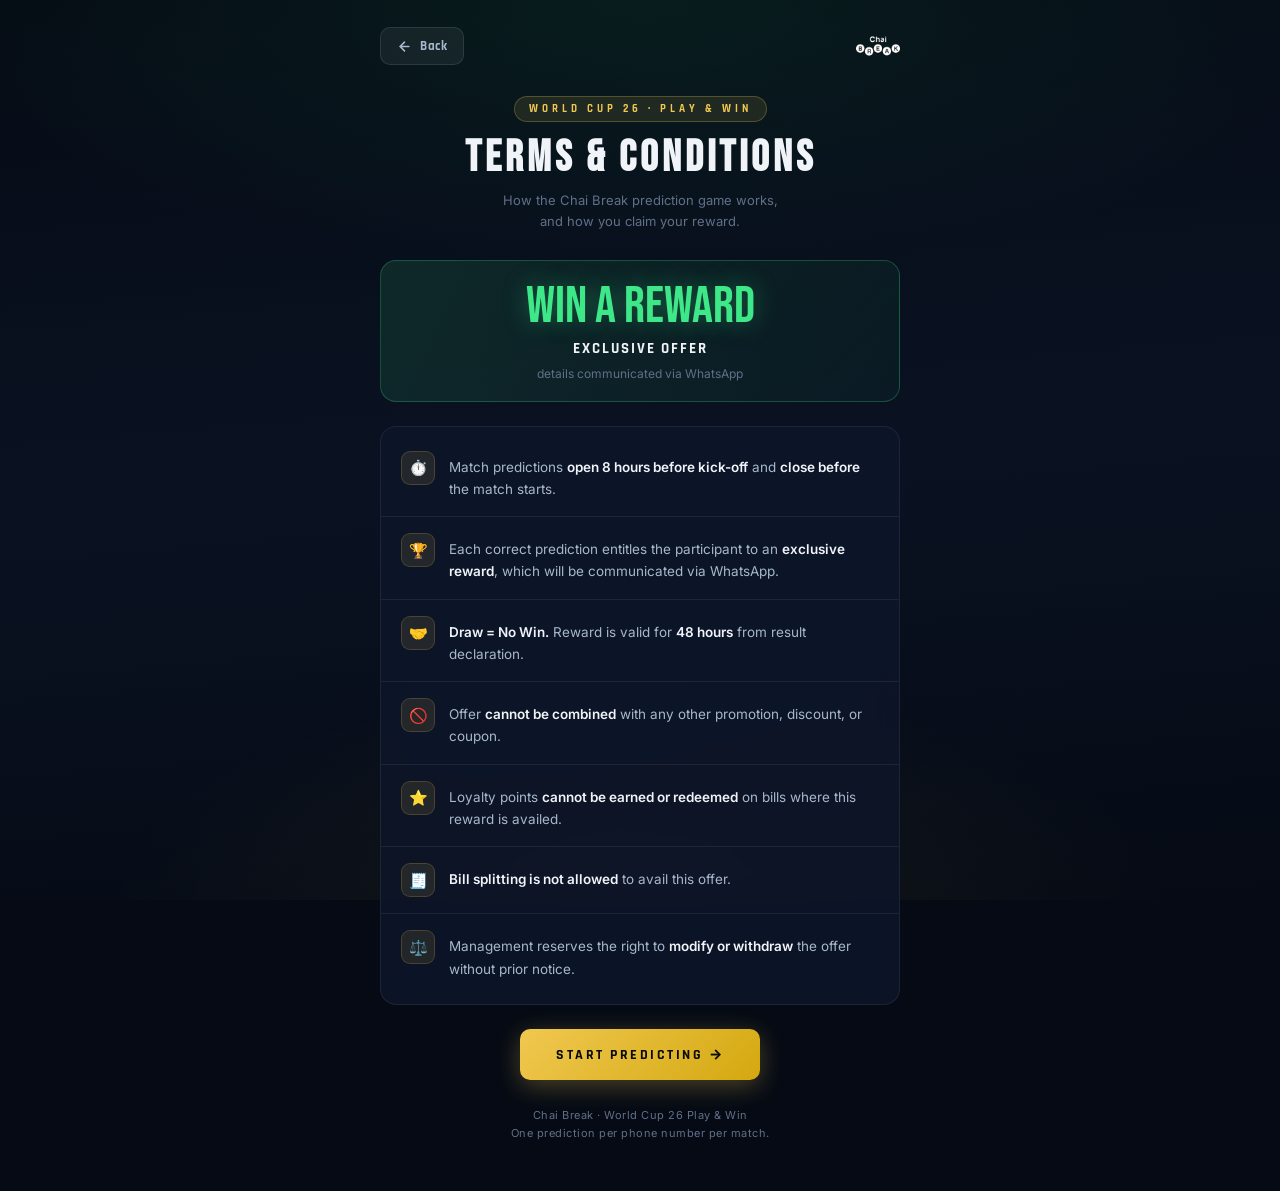
<file: terms.html>
<!DOCTYPE html>
<html lang="en">
<head>
  <meta charset="UTF-8">
  <meta name="viewport" content="width=device-width, initial-scale=1.0, viewport-fit=cover">
  <meta name="theme-color" content="#050a14">
  <title>Terms &amp; Conditions · Chai Break World Cup 26</title>
  <link rel="preconnect" href="https://fonts.googleapis.com">
  <link rel="preconnect" href="https://fonts.gstatic.com" crossorigin>
  <link href="https://fonts.googleapis.com/css2?family=Bebas+Neue&family=Rajdhani:wght@400;500;600;700&family=Inter:wght@300;400;500;600;700&display=swap" rel="stylesheet">
  <style>
    :root {
      --bg:          #050a14;
      --card:        rgba(14, 22, 42, 0.85);
      --card-border: rgba(255,255,255,0.07);
      --gold:        #f0c850;
      --green-light: #3ee888;
      --red:         #ff4d5e;
      --text:        #f0f4f8;
      --text-sec:    #a8b8cc;
      --text-muted:  #607088;
      --radius:      16px;
      --font-head:   'Bebas Neue','Rajdhani',sans-serif;
      --font-ui:     'Rajdhani','Inter',sans-serif;
      --font-body:   'Inter',-apple-system,sans-serif;
    }
    *, *::before, *::after { box-sizing: border-box; margin: 0; padding: 0; }
    html, body {
      min-height: 100%;
      font-family: var(--font-body);
      background: var(--bg);
      color: var(--text);
      -webkit-font-smoothing: antialiased;
    }
    a { color: inherit; text-decoration: none; }
    button, a { touch-action: manipulation; -webkit-tap-highlight-color: transparent; }

    body::before {
      content: '';
      position: fixed; inset: 0; z-index: 0;
      background:
        radial-gradient(ellipse 100% 50% at 50% 0%, rgba(24,184,88,0.10) 0%, transparent 60%),
        radial-gradient(ellipse 70% 40% at 50% 100%, rgba(240,200,80,0.06) 0%, transparent 60%),
        linear-gradient(175deg, #050a14 0%, #0a1222 50%, #050a14 100%);
      pointer-events: none;
    }

    .page {
      position: relative; z-index: 1;
      max-width: 560px;
      margin: 0 auto;
      padding: 24px 20px max(48px, env(safe-area-inset-bottom, 0px));
    }

    .top-bar {
      display: flex;
      align-items: center;
      gap: 14px;
      margin-bottom: 28px;
    }

    .back-btn {
      display: flex;
      align-items: center;
      gap: 8px;
      background: rgba(255,255,255,0.06);
      border: 1px solid rgba(255,255,255,0.1);
      color: var(--text-sec);
      padding: 10px 16px;
      border-radius: 10px;
      font-family: var(--font-ui);
      font-size: 13px;
      font-weight: 700;
      letter-spacing: 0.5px;
      cursor: pointer;
      transition: all 0.2s;
    }
    .back-btn:hover { background: rgba(255,255,255,0.1); color: var(--text); }

    .brand-logo { height: 44px; width: auto; object-fit: contain; margin-left: auto; }

    .hero {
      text-align: center;
      margin-bottom: 28px;
    }

    .hero-badge {
      display: inline-block;
      background: rgba(240,200,80,0.1);
      border: 1px solid rgba(240,200,80,0.25);
      color: var(--gold);
      font-family: var(--font-ui);
      font-size: 11px;
      font-weight: 700;
      letter-spacing: 4px;
      padding: 5px 14px;
      border-radius: 20px;
      margin-bottom: 14px;
    }

    .hero h1 {
      font-family: var(--font-head);
      font-size: 44px;
      letter-spacing: 4px;
      line-height: 1;
      color: var(--text);
    }

    .hero p {
      color: var(--text-muted);
      font-size: 13px;
      margin-top: 10px;
      line-height: 1.6;
    }

    .offer-highlight {
      background: linear-gradient(135deg, rgba(62,232,136,0.12), rgba(24,184,88,0.05));
      border: 1px solid rgba(62,232,136,0.25);
      border-radius: var(--radius);
      padding: 20px 22px;
      text-align: center;
      margin-bottom: 24px;
    }

    .offer-highlight .pct {
      font-family: var(--font-head);
      font-size: 52px;
      line-height: 1;
      color: var(--green-light);
      text-shadow: 0 0 24px rgba(62,232,136,0.35);
    }

    .offer-highlight .what {
      font-family: var(--font-ui);
      font-size: 15px;
      font-weight: 700;
      letter-spacing: 2px;
      text-transform: uppercase;
      color: var(--text);
      margin-top: 6px;
    }

    .offer-highlight .how {
      font-size: 12px;
      color: var(--text-muted);
      margin-top: 8px;
    }

    .tnc-card {
      background: var(--card);
      border: 1px solid var(--card-border);
      border-radius: var(--radius);
      padding: 8px 0;
      backdrop-filter: blur(12px);
      -webkit-backdrop-filter: blur(12px);
    }

    .tnc-item {
      display: flex;
      gap: 14px;
      padding: 16px 20px;
      border-bottom: 1px solid var(--card-border);
      align-items: flex-start;
    }
    .tnc-item:last-child { border-bottom: none; }

    .tnc-icon {
      width: 34px; height: 34px;
      border-radius: 9px;
      background: rgba(240,200,80,0.1);
      border: 1px solid rgba(240,200,80,0.18);
      display: flex;
      align-items: center;
      justify-content: center;
      font-size: 15px;
      flex-shrink: 0;
    }

    .tnc-text {
      font-size: 13.5px;
      line-height: 1.65;
      color: var(--text-sec);
      padding-top: 5px;
    }
    .tnc-text strong { color: var(--text); font-weight: 600; }
    .tnc-text .hl-green { color: var(--green-light); font-weight: 700; }
    .tnc-text .hl-red   { color: var(--red); font-weight: 600; }
    .tnc-text .hl-gold  { color: var(--gold); font-weight: 600; }

    .footer-note {
      text-align: center;
      color: var(--text-muted);
      font-size: 11px;
      letter-spacing: 0.5px;
      margin-top: 26px;
      line-height: 1.7;
    }

    .cta-row { text-align: center; margin-top: 24px; }

    .cta-btn {
      display: inline-block;
      padding: 16px 36px;
      background: linear-gradient(135deg, var(--gold), #d4a810);
      color: #0a0a0a;
      font-family: var(--font-ui);
      font-size: 14px;
      font-weight: 800;
      letter-spacing: 2.5px;
      border-radius: 10px;
      box-shadow: 0 6px 26px rgba(240,200,80,0.3);
      transition: all 0.2s;
    }
    .cta-btn:hover { transform: translateY(-2px); box-shadow: 0 10px 34px rgba(240,200,80,0.4); }

    @media (max-width: 380px) {
      .hero h1 { font-size: 36px; }
      .offer-highlight .pct { font-size: 44px; }
    }
  </style>
</head>
<body>

<div class="page">

  <div class="top-bar">
    <a href="index.html" class="back-btn">
      <svg viewBox="0 0 24 24" width="15" height="15" fill="none" stroke="currentColor" stroke-width="2.5" stroke-linecap="round"><path d="M19 12H5M12 5l-7 7 7 7"/></svg>
      Back
    </a>
    <img src="img/chai_break_logo.png" alt="Chai Break" class="brand-logo">
  </div>

  <div class="hero">
    <div class="hero-badge">WORLD CUP 26 · PLAY &amp; WIN</div>
    <h1>TERMS &amp; CONDITIONS</h1>
    <p>How the Chai Break prediction game works,<br>and how you claim your reward.</p>
  </div>

  <div class="offer-highlight">
    <div class="pct">WIN A REWARD</div>
    <div class="what">Exclusive Offer</div>
    <div class="how">details communicated via WhatsApp</div>
  </div>

  <div class="tnc-card">

    <div class="tnc-item">
      <div class="tnc-icon">⏱️</div>
      <div class="tnc-text">
        Match predictions <strong>open 8 hours before kick-off</strong> and
        <strong>close before</strong> the match starts.
      </div>
    </div>

    <div class="tnc-item">
      <div class="tnc-icon">🏆</div>
      <div class="tnc-text">
        Each correct prediction entitles the participant to an <strong>exclusive reward</strong>, which will be communicated via WhatsApp.
      </div>
    </div>

    <div class="tnc-item">
      <div class="tnc-icon">🤝</div>
      <div class="tnc-text">
        <strong>Draw = No Win.</strong> Reward is valid for <strong>48 hours</strong> from result declaration.
      </div>
    </div>

    <div class="tnc-item">
      <div class="tnc-icon">🚫</div>
      <div class="tnc-text">
        Offer <strong>cannot be combined</strong> with any other promotion, discount, or coupon.
      </div>
    </div>

    <div class="tnc-item">
      <div class="tnc-icon">⭐</div>
      <div class="tnc-text">
        Loyalty points <strong>cannot be earned or redeemed</strong> on bills where this reward is availed.
      </div>
    </div>

    <div class="tnc-item">
      <div class="tnc-icon">🧾</div>
      <div class="tnc-text">
        <strong>Bill splitting is not allowed</strong> to avail this offer.
      </div>
    </div>

    <div class="tnc-item">
      <div class="tnc-icon">⚖️</div>
      <div class="tnc-text">
        Management reserves the right to <strong>modify or withdraw</strong> the offer without prior notice.
      </div>
    </div>

  </div>

  <div class="cta-row">
    <a href="index.html" class="cta-btn">START PREDICTING →</a>
  </div>

  <p class="footer-note">Chai Break · World Cup 26 Play &amp; Win<br>One prediction per phone number per match.</p>

</div>

</body>
</html>
</file>
